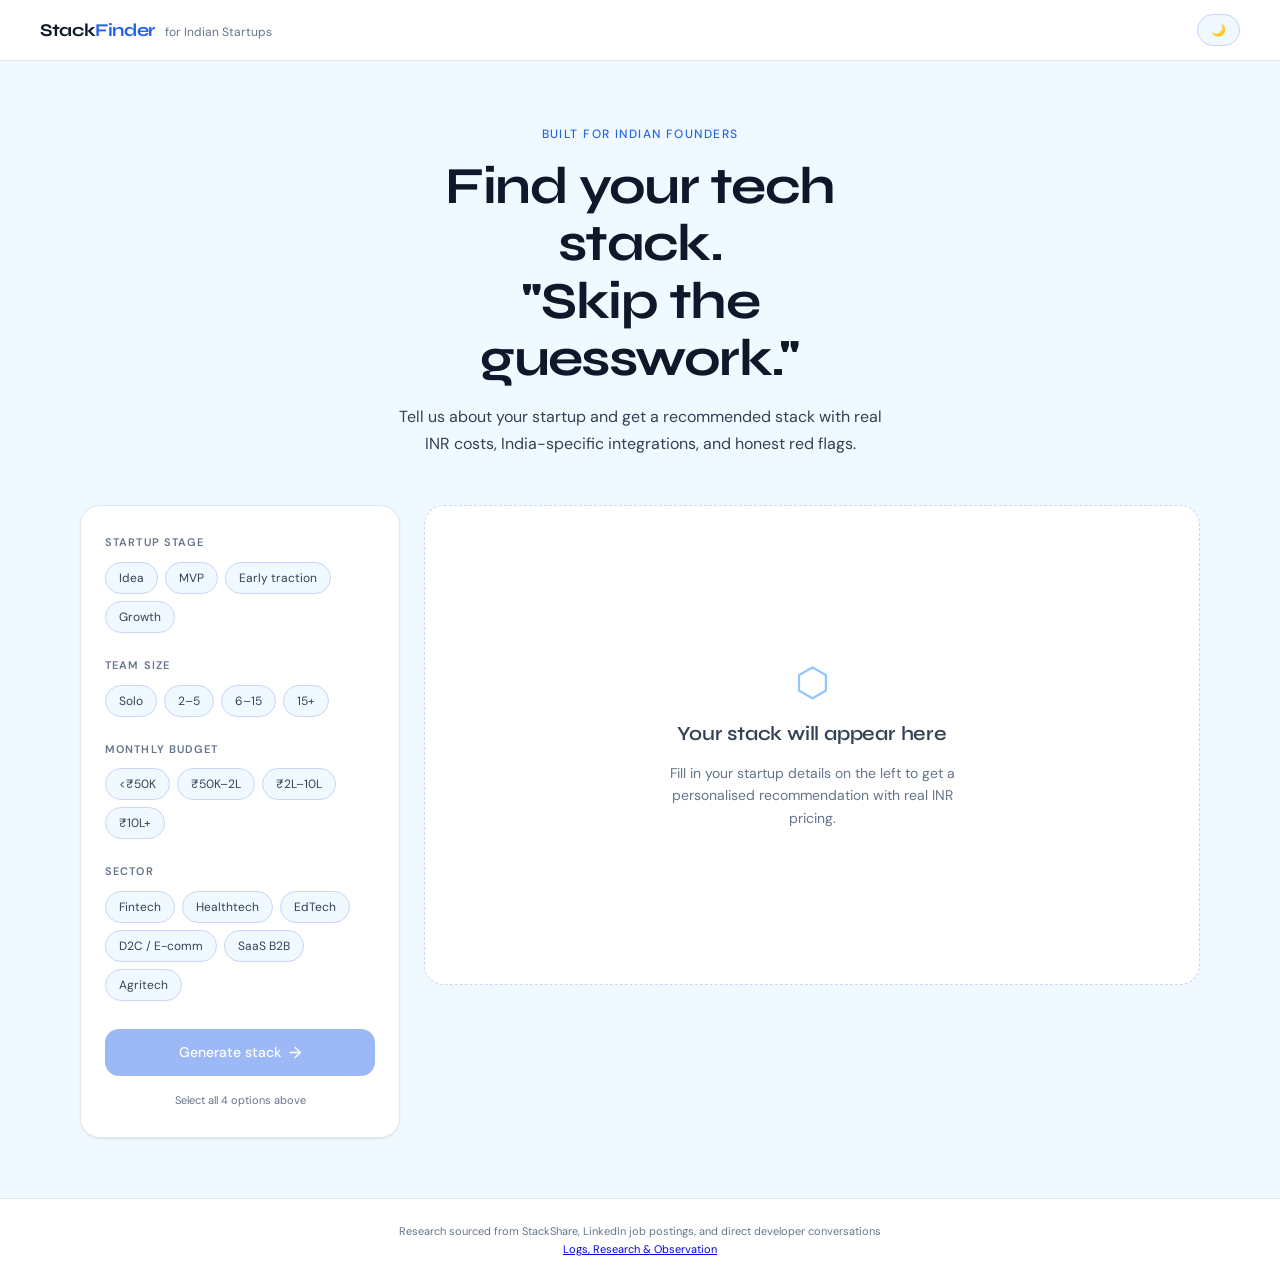
<file: index.html>
<!DOCTYPE html>
<html lang="en">
<head>
  <meta charset="UTF-8" />
  <meta name="viewport" content="width=device-width, initial-scale=1.0" />
  <title>StackFinder — Tech Stack Recommender for Indian Startups</title>
  <link rel="preconnect" href="https://fonts.googleapis.com" />
  <link rel="preconnect" href="https://fonts.gstatic.com" crossorigin />
  <link href="https://fonts.googleapis.com/css2?family=Syne:wght@400;500;600;700&family=DM+Sans:ital,wght@0,300;0,400;0,500;1,400&display=swap" rel="stylesheet" />
  <link rel="stylesheet" href="styles.css" />
</head>
<body>
  <header class="topbar">
    <div class="topbar-left">
      <span class="logo">Stack<span class="logo-accent">Finder</span></span>
      <span class="logo-tag">for Indian Startups</span>
    </div>
    <div class="topbar-right">
      <button id="themeToggle" class="pill">🌙</button>
    </div>
  </header>

  <section class="hero">
    <p class="hero-eyebrow">Built for Indian founders</p>
    <h1 class="hero-title">Find your tech stack.<br/>"Skip the guesswork."</h1>
    <p class="hero-sub">Tell us about your startup and get a recommended stack with real INR costs, India-specific integrations, and honest red flags.</p>
  </section>

 
  <main class="main-layout">
    <aside class="input-panel" id="inputPanel">

      <!--startup option will be out of 4-->
      <div class="input-section">
        <label class="input-label">Startup stage</label>
        <div class="pill-group" id="stageGroup">
          <button class="pill" data-group="stage" data-value="idea">Idea</button>
          <button class="pill" data-group="stage" data-value="mvp">MVP</button>
          <button class="pill" data-group="stage" data-value="traction">Early traction</button>
          <button class="pill" data-group="stage" data-value="growth">Growth</button>
        </div>
      </div>

      <!--team size option will be out of 4-->
      <div class="input-section">
        <label class="input-label">Team size</label>
        <div class="pill-group" id="teamGroup">
          <button class="pill" data-group="team" data-value="solo">Solo</button>
          <button class="pill" data-group="team" data-value="small">2–5</button>
          <button class="pill" data-group="team" data-value="mid">6–15</button>
          <button class="pill" data-group="team" data-value="large">15+</button>
        </div>
      </div>

      <!--budget monthly option will be out of 4-->
      <div class="input-section">
        <label class="input-label">Monthly budget</label>
        <div class="pill-group" id="budgetGroup">
          <button class="pill" data-group="budget" data-value="micro">&lt₹50K</button>
          <button class="pill" data-group="budget" data-value="low">₹50K–2L</button>
          <button class="pill" data-group="budget" data-value="mid">₹2L–10L</button>
          <button class="pill" data-group="budget" data-value="high">₹10L+</button>
        </div>
      </div>

      <!--sector option will be out of 6-->
      <div class="input-section">
        <label class="input-label">Sector</label>
        <div class="pill-group" id="sectorGroup">
          <button class="pill" data-group="sector" data-value="fintech">Fintech</button>
          <button class="pill" data-group="sector" data-value="healthtech">Healthtech</button>
          <button class="pill" data-group="sector" data-value="edtech">EdTech</button>
          <button class="pill" data-group="sector" data-value="d2c">D2C / E-comm</button>
          <button class="pill" data-group="sector" data-value="saas">SaaS B2B</button>
          <button class="pill" data-group="sector" data-value="agritech">Agritech</button>
        </div>
      </div>

      <button class="cta-btn" id="generateBtn" disabled>
        <span class="cta-text">Generate stack</span>
        <span class="cta-arrow">→</span>
      </button>

      <p class="input-hint" id="inputHint">Select all 4 options above</p>

    </aside>

    
    <section class="output-panel" id="outputPanel">

    
      <div class="empty-state" id="emptyState">
        <div class="empty-icon">⬡</div>
        <p class="empty-title">Your stack will appear here</p>
        <p class="empty-sub">Fill in your startup details on the left to get a personalised recommendation with real INR pricing.</p>
      </div>

      <!-- Results -->
      <div class="result-wrapper" id="resultWrapper" style="display:none;">

        <div class="result-header">
          <div class="result-header-left">
            <h2 class="result-title" id="resultTitle">Recommended stack</h2>
            <p class="result-subtitle" id="resultSubtitle"></p>
          </div>
          <div class="result-badges" id="resultBadges"></div>
        </div>

        <div class="stack-grid" id="stackGrid"></div>
        <div class="india-box" id="indiaBox"></div>
        <div class="redflag-box" id="redflagBox"></div>
        <div class="source-row" id="sourceRow"></div>

      </div>

    </section>

  </main>

  <!-- Footer -->
  <footer class="footer">
    <p>Research sourced from StackShare, LinkedIn job postings, and direct developer conversations</p>
    <a href="https://drive.google.com/file/d/1nwN65Mkr87iBBM6FDXOojsxBnoWamkoz/view?usp=sharing" target="_blank">
      Logs, Research & Observation
    </a>
  </footer>

  <script src="app.js"></script>
</body>
</html>
</file>
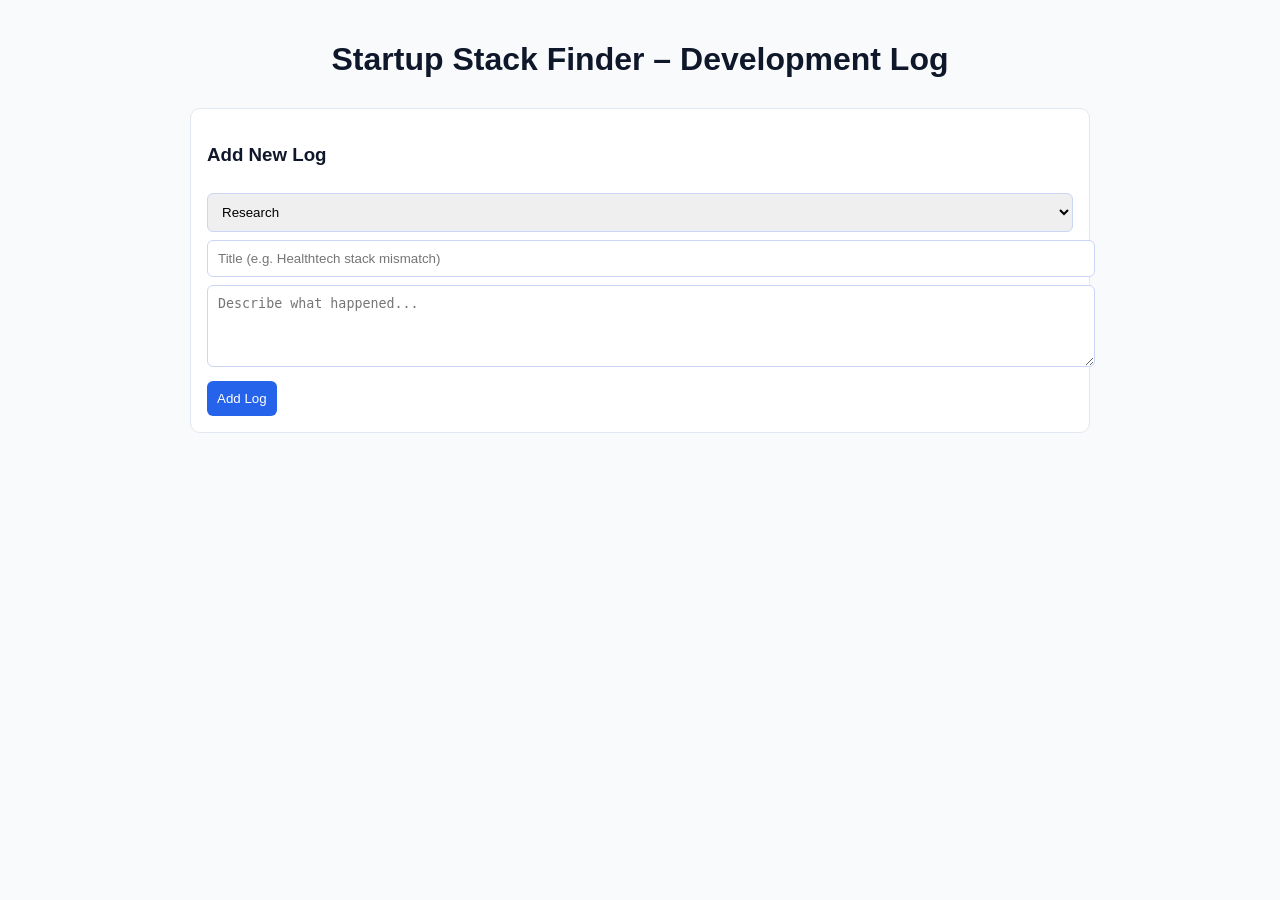
<file: logs.html>
<!DOCTYPE html>
<html lang="en">
<head>
  <meta charset="UTF-8">
  <title>Startup Stack Finder - Dev Log</title>
  <style>
    body {
      font-family: Arial, sans-serif;
      background: #f8fafc;
      margin: 0;
      padding: 20px;
      color: #0f172a;
    }

    h1 {
      text-align: center;
      margin-bottom: 30px;
    }

    .log-container {
      max-width: 900px;
      margin: auto;
    }

    .log-entry {
      background: white;
      border: 1px solid #e2e8f0;
      border-radius: 10px;
      padding: 16px;
      margin-bottom: 20px;
      box-shadow: 0 2px 6px rgba(0,0,0,0.05);
    }

    .log-header {
      display: flex;
      justify-content: space-between;
      margin-bottom: 10px;
    }

    .log-type {
      padding: 4px 10px;
      border-radius: 999px;
      font-size: 12px;
      font-weight: bold;
    }

    .research { background: #e0f2fe; color: #0369a1; }
    .bug { background: #fee2e2; color: #991b1b; }
    .fix { background: #dcfce7; color: #166534; }
    .decision { background: #fef3c7; color: #92400e; }

    .log-time {
      font-size: 12px;
      color: #64748b;
    }

    .log-title {
      font-weight: bold;
      margin-bottom: 6px;
    }

    .log-desc {
      font-size: 14px;
      color: #334155;
      line-height: 1.5;
    }

    textarea, select, input {
      width: 100%;
      padding: 10px;
      margin-top: 8px;
      border-radius: 6px;
      border: 1px solid #cbd5f5;
    }

    button {
      margin-top: 10px;
      padding: 10px;
      background: #2563eb;
      color: white;
      border: none;
      border-radius: 6px;
      cursor: pointer;
    }

    button:hover {
      background: #1d4ed8;
    }

    .form-box {
      background: white;
      padding: 16px;
      border-radius: 10px;
      border: 1px solid #e2e8f0;
      margin-bottom: 30px;
    }
  </style>
</head>
<body>

<h1>Startup Stack Finder – Development Log</h1>

<div class="log-container">

  <!-- INPUT FORM -->
  <div class="form-box">
    <h3>Add New Log</h3>

    <select id="type">
      <option value="research">Research</option>
      <option value="decision">Decision</option>
      <option value="bug">Bug</option>
      <option value="fix">Fix</option>
    </select>

    <input type="text" id="title" placeholder="Title (e.g. Healthtech stack mismatch)">

    <textarea id="desc" rows="4" placeholder="Describe what happened..."></textarea>

    <button onclick="addLog()">Add Log</button>
  </div>

  <!-- LOGS -->
  <div id="logs"></div>

</div>

<script>
  function addLog() {
    const type = document.getElementById("type").value;
    const title = document.getElementById("title").value;
    const desc = document.getElementById("desc").value;

    if (!title || !desc) return;

    const time = new Date().toLocaleString();

    const log = document.createElement("div");
    log.className = "log-entry";

    log.innerHTML = `
      <div class="log-header">
        <span class="log-type ${type}">${type.toUpperCase()}</span>
        <span class="log-time">${time}</span>
      </div>
      <div class="log-title">${title}</div>
      <div class="log-desc">${desc}</div>
    `;

    document.getElementById("logs").prepend(log);

    document.getElementById("title").value = "";
    document.getElementById("desc").value = "";
  }
</script>

</body>
</html>
</file>
<file: styles.css>
:root {
  
  --accent:        #2563EB;
  --accent-hover:  #1D4ED8;
  --accent-light:  #DBEAFE;
  --accent-border: #93C5FD;
  --accent-dark: #1E40AF;


  --bg-page:       #F0F9FF;   
  --bg-card:       #FFFFFF;   
  --bg-surface:    #F8FAFC;


  --text-primary:  #0F172A;
  --text-secondary:#334155;
  --text-tertiary: #64748B;


  --border:        #E2E8F0;
  --border-strong: #CBD5F5;


  --red-bg:        #FEE2E2;
  --red-border:    #FCA5A5;
  --red-text:      #991B1B;


  --green-bg:      #DCFCE7;
  --green-border:  #86EFAC;
  --green-text:    #166534;


  --amber-bg:      #FEF3C7;
  --amber-border:  #FDE68A;
  --amber-text:    #92400E;

  
  --radius-sm:   6px;
  --radius-md:   10px;
  --radius-lg:   14px;
  --radius-xl:   20px;
  --radius-pill: 999px;


  --shadow-sm: 0 1px 3px rgba(0,0,0,0.06), 0 1px 2px rgba(0,0,0,0.04);
  --shadow-md: 0 6px 16px rgba(0,0,0,0.08), 0 3px 6px rgba(0,0,0,0.04);

  
  --font-display: 'Syne', sans-serif;
  --font-body:    'DM Sans', sans-serif;

  --transition: 0.5s ease;
}
[data-theme="dark"] {
  --bg-page:       #0F172A;
  --bg-card:       #1E293B;
  --bg-surface:    #111827;

  --text-primary:  #F1F5F9;
  --text-secondary:#CBD5F5;
  --text-tertiary: #94A3B8;

  --border:        #334155;
  --border-strong: #475569;

  --accent:        #3B82F6;
  --accent-hover:  #2563EB;
  --accent-light:  #1E3A8A;
  --accent-border: #3B82F6;
  --accent-dark: #60A5FA;

  --red-bg:        #7F1D1D;
  --red-border:    #991B1B;
  --red-text:      #FCA5A5;

  --green-bg:      #064E3B;
  --green-border:  #065F46;
  --green-text:    #6EE7B7;

  --amber-bg:      #78350F;
  --amber-border:  #92400E;
  --amber-text:    #FCD34D;

  --shadow-sm: 0 1px 3px rgba(0,0,0,0.5);
  --shadow-md: 0 6px 16px rgba(0,0,0,0.6);
}

*, *::before, *::after {
  box-sizing: border-box;
  margin: 0;
  padding: 0;
}

html {
  font-size: 16px;
  scroll-behavior: smooth;
}

body {
  font-family: var(--font-body);
  background: var(--bg-page);
  color: var(--text-primary);
  line-height: 1.6;
  min-height: 100vh;
  -webkit-font-smoothing: antialiased;
  transition: background 0.3s ease, color 0.3s ease;
}
.topbar,
.input-panel,
.stack-card,
.india-box,
.redflag-box {
  transition: 
    background 0.3s ease,
    border 0.3s ease,
    color 0.3s ease,
    box-shadow 0.3s ease;
}


.topbar {
  display: flex;
  align-items: center;
  justify-content: space-between;
  padding: 14px 40px;
  background: var(--bg-card);
  border-bottom: 1px solid var(--border);
  position: sticky;
  top: 0;
  z-index: 100;
}

.topbar-left {
  display: flex;
  align-items: baseline;
  gap: 10px;
}

.logo {
  font-family: var(--font-display);
  font-size: 18px;
  font-weight: 700;
  color: var(--text-primary);
  letter-spacing: -0.02em;
}

.logo-accent {
  color: var(--accent);
}

.logo-tag {
  font-size: 12px;
  color: var(--text-tertiary);
  font-weight: 400;
}

.badge-tiesverse {
  font-size: 10px;
  font-weight: 500;
  letter-spacing: 0.08em;
  color: var(--accent);
  background: var(--accent-light);
  border: 1px solid var(--accent-border);
  padding: 4px 10px;
  border-radius: var(--radius-pill);
  text-transform: uppercase;
}


.hero {
  text-align: center;
  padding: 64px 40px 48px;
  max-width: 640px;
  margin: 0 auto;
}

.hero-eyebrow {
  font-size: 12px;
  font-weight: 500;
  letter-spacing: 0.12em;
  text-transform: uppercase;
  color: var(--accent);
  margin-bottom: 14px;
}

.hero-title {
  font-family: var(--font-display);
  font-size: clamp(32px, 5vw, 52px);
  font-weight: 700;
  line-height: 1.1;
  letter-spacing: -0.03em;
  color: var(--text-primary);
  margin-bottom: 16px;
}

.hero-sub {
  font-size: 16px;
  color: var(--text-secondary);
  line-height: 1.7;
  max-width: 500px;
  margin: 0 auto;
}

/* ---- MAIN LAYOUT ---- */
.main-layout {
  display: grid;
  grid-template-columns: 320px 1fr;
  gap: 24px;
  max-width: 1200px;
  margin: 0 auto;
  padding: 0 40px 60px;
  align-items: start;
}

/* ---- INPUT PANEL ---- */
.input-panel {
  background: var(--bg-card);
  border: 1px solid var(--border);
  border-radius: var(--radius-xl);
  padding: 28px 24px;
  display: flex;
  flex-direction: column;
  gap: 24px;
  position: sticky;
  top: 72px;
  box-shadow: var(--shadow-sm);
}

.input-section {
  display: flex;
  flex-direction: column;
  gap: 10px;
}

.input-label {
  font-size: 11px;
  font-weight: 600;
  letter-spacing: 0.1em;
  text-transform: uppercase;
  color: var(--text-tertiary);
}

.pill-group {
  display: flex;
  flex-wrap: wrap;
  gap: 7px;
}

.pill {
  font-family: var(--font-body);
  font-size: 12px;
  font-weight: 400;
  padding: 7px 13px;
  border-radius: var(--radius-pill);
  border: 1px solid var(--border-strong);
  background: var(--bg-page);
  color: var(--text-secondary);
  cursor: pointer;
  transition: all var(--transition);
  outline: none;
  white-space: nowrap;
}
[data-theme="dark"] .pill {
  background: var(--bg-card);
}

.pill:hover {
  border-color: var(--accent-border);
  color: var(--accent-dark);
  background: var(--accent-light);
}

.pill.active {
  background: var(--accent);
  border-color: var(--accent);
  color: #fff;
  font-weight: 500;
  box-shadow: 0 2px 8px rgba(79,70,229,0.3);
}
[data-theme="dark"] .pill:hover {
  background: var(--accent-light);
  color: #fff;
}

/* ---- CTA BUTTON ---- */
.cta-btn {
  display: flex;
  align-items: center;
  justify-content: center;
  gap: 8px;
  width: 100%;
  padding: 13px 20px;
  background: var(--accent);
  color: #fff;
  border: none;
  border-radius: var(--radius-lg);
  font-family: var(--font-body);
  font-size: 14px;
  font-weight: 500;
  cursor: pointer;
  transition: all var(--transition);
  margin-top: 4px;
  box-shadow: 0 2px 8px rgba(79,70,229,0.25);
}

.cta-btn:hover:not(:disabled) {
  background: var(--accent-hover);
  box-shadow: 0 4px 16px rgba(79,70,229,0.35);
  transform: translateY(-1px);
}

.cta-btn:active:not(:disabled) {
  transform: translateY(0);
}

.cta-btn:disabled {
  opacity: 0.45;
  cursor: not-allowed;
  box-shadow: none;
}

.cta-arrow {
  font-size: 16px;
  transition: transform var(--transition);
}

.cta-btn:hover:not(:disabled) .cta-arrow {
  transform: translateX(3px);
}

.input-hint {
  font-size: 11px;
  color: var(--text-tertiary);
  text-align: center;
  margin-top: -8px;
}

/* ---- OUTPUT PANEL ---- */
.output-panel {
  min-height: 500px;
}

/* ---- EMPTY STATE ---- */
.empty-state {
  display: flex;
  flex-direction: column;
  align-items: center;
  justify-content: center;
  min-height: 480px;
  text-align: center;
  padding: 40px;
  background: var(--bg-card);
  border: 1px dashed var(--border-strong);
  border-radius: var(--radius-xl);
  gap: 12px;
  animation: fadeIn 0.4s ease;
}

.empty-icon {
  font-size: 40px;
  color: var(--accent-border);
  line-height: 1;
  margin-bottom: 4px;
}

.empty-title {
  font-family: var(--font-display);
  font-size: 20px;
  font-weight: 600;
  color: var(--text-secondary);
  letter-spacing: -0.01em;
}

.empty-sub {
  font-size: 14px;
  color: var(--text-tertiary);
  max-width: 320px;
  line-height: 1.6;
}

/* ---- RESULT WRAPPER ---- */
.result-wrapper {
  display: flex;
  flex-direction: column;
  gap: 20px;
  animation: slideUp 0.35s ease;
}

/* ---- RESULT HEADER ---- */
.result-header {
  display: flex;
  align-items: flex-start;
  justify-content: space-between;
  gap: 16px;
  flex-wrap: wrap;
}

.result-title {
  font-family: var(--font-display);
  font-size: 22px;
  font-weight: 700;
  color: var(--text-primary);
  letter-spacing: -0.02em;
}

.result-subtitle {
  font-size: 13px;
  color: var(--text-tertiary);
  margin-top: 3px;
}

.result-badges {
  display: flex;
  flex-wrap: wrap;
  gap: 6px;
  justify-content: flex-end;
}

.badge {
  font-size: 10px;
  font-weight: 500;
  padding: 4px 10px;
  border-radius: var(--radius-pill);
  white-space: nowrap;
}

.badge-sector {
  background: var(--accent-light);
  color: var(--accent-dark);
  border: 1px solid var(--accent-border);
}

[data-theme="dark"] .badge-sector {
  background: #1E3A8A;
  color: #DBEAFE;
}

.badge-contra {
  background: var(--amber-bg);
  color: var(--amber-text);
  border: 1px solid var(--amber-border);
}

[data-theme="dark"] .badge-contra {
  background: #78350F;
  color: #FCD34D;
}


.stack-grid {
  display: grid;
  grid-template-columns: repeat(3, 1fr);
  gap: 12px;
}

.stack-card {
  background: var(--bg-card);
  border: 1px solid var(--border);
  border-radius: var(--radius-lg);
  padding: 14px 16px;
  transition: box-shadow var(--transition);
  animation: fadeIn 0.4s ease both;
}

.stack-card:hover {
  box-shadow: var(--shadow-sm);
}

.stack-card.is-contra {
  border-color: var(--amber-border);
  background: var(--amber-bg);
}

.stack-layer {
  font-size: 10px;
  font-weight: 600;
  letter-spacing: 0.1em;
  text-transform: uppercase;
  color: var(--text-tertiary);
  margin-bottom: 5px;
}

.stack-name {
  font-size: 14px;
  font-weight: 500;
  color: var(--text-primary);
  line-height: 1.3;
}

.stack-card.is-contra .stack-name {
  color: var(--amber-text);
}

.stack-cost {
  font-size: 11px;
  color: var(--text-tertiary);
  margin-top: 4px;
}

.contra-badge {
  display: inline-block;
  font-size: 9px;
  font-weight: 600;
  letter-spacing: 0.06em;
  text-transform: uppercase;
  background: var(--amber-text);
  color: #fff;
  padding: 2px 6px;
  border-radius: var(--radius-pill);
  margin-top: 5px;
}

.contra-reason {
  font-size: 11px;
  color: var(--amber-text);
  margin-top: 5px;
  line-height: 1.4;
  font-style: italic;
}

.india-box {
  background: var(--accent-light);
  border: 1px solid var(--accent-border);
  border-radius: var(--radius-lg);
  padding: 16px 18px;
  display: flex;
  gap: 14px;
  align-items: flex-start;
  animation: fadeIn 0.4s ease both;
}
[data-theme="dark"] .india-box {
  background: #1E3A8A;
  border-color: #3B82F6;
}


.india-icon {
  width: 36px;
  height: 36px;
  border-radius: var(--radius-md);
  background: var(--accent);
  color: #fff;
  font-size: 12px;
  font-weight: 700;
  display: flex;
  align-items: center;
  justify-content: center;
  flex-shrink: 0;
  letter-spacing: 0.02em;
}

.india-content {}

.india-label {
  font-size: 10px;
  font-weight: 600;
  letter-spacing: 0.1em;
  text-transform: uppercase;
  color: var(--accent-dark);
  margin-bottom: 3px;
}

.india-name {
  font-size: 14px;
  font-weight: 500;
  color: var(--accent-dark);
}

.india-desc {
  font-size: 12px;
  color: var(--accent-dark);
  margin-top: 3px;
  line-height: 1.5;
  opacity: 0.8;
}

[data-theme="dark"] .india-label,
[data-theme="dark"] .india-name,
[data-theme="dark"] .india-desc {
  color: #DBEAFE;
}

/* ---- RED FLAG BOX ---- */
.redflag-box {
  background: var(--red-bg);
  border: 1px solid var(--red-border);
  border-radius: var(--radius-lg);
  padding: 14px 18px;
  animation: fadeIn 0.4s ease both;
}

.redflag-header {
  font-size: 10px;
  font-weight: 600;
  letter-spacing: 0.1em;
  text-transform: uppercase;
  color: var(--red-text);
  margin-bottom: 5px;
}

.redflag-text {
  font-size: 13px;
  color: var(--red-text);
  line-height: 1.55;
}

/* ---- SOURCE ROW ---- */
.source-row {
  display: flex;
  align-items: center;
  gap: 8px;
  padding-top: 12px;
  border-top: 1px solid var(--border);
  flex-wrap: wrap;
}

.source-dot {
  width: 6px;
  height: 6px;
  border-radius: 50%;
  background: var(--accent);
  flex-shrink: 0;
}

.source-text {
  font-size: 11px;
  color: var(--text-tertiary);
}

.source-link {
  font-size: 11px;
  color: var(--accent);
  text-decoration: none;
}

.source-link:hover {
  text-decoration: underline;
}

/* ---- FOOTER ---- */
.footer {
  text-align: center;
  padding: 24px 40px;
  border-top: 1px solid var(--border);
  font-size: 11px;
  color: var(--text-tertiary);
  background: var(--bg-card);
}

/* ---- ANIMATIONS ---- */
@keyframes fadeIn {
  from { opacity: 0; }
  to   { opacity: 1; }
}

@keyframes slideUp {
  from { opacity: 0; transform: translateY(16px); }
  to   { opacity: 1; transform: translateY(0); }
}

/* stagger stack cards */
.stack-card:nth-child(1) { animation-delay: 0.05s; }
.stack-card:nth-child(2) { animation-delay: 0.10s; }
.stack-card:nth-child(3) { animation-delay: 0.15s; }
.stack-card:nth-child(4) { animation-delay: 0.20s; }
.stack-card:nth-child(5) { animation-delay: 0.25s; }
.stack-card:nth-child(6) { animation-delay: 0.30s; }

/* ---- RESPONSIVE ---- */
@media (max-width: 900px) {
  .main-layout {
    grid-template-columns: 1fr;
    padding: 0 20px 60px;
  }

  .input-panel {
    position: static;
  }

  .stack-grid {
    grid-template-columns: repeat(2, 1fr);
  }

  .hero {
    padding: 40px 20px 32px;
  }

  .topbar {
    padding: 12px 20px;
  }
}

@media (max-width: 540px) {
  .stack-grid {
    grid-template-columns: 1fr;
  }

  .result-header {
    flex-direction: column;
  }

  .result-badges {
    justify-content: flex-start;
  }
}
</file>
